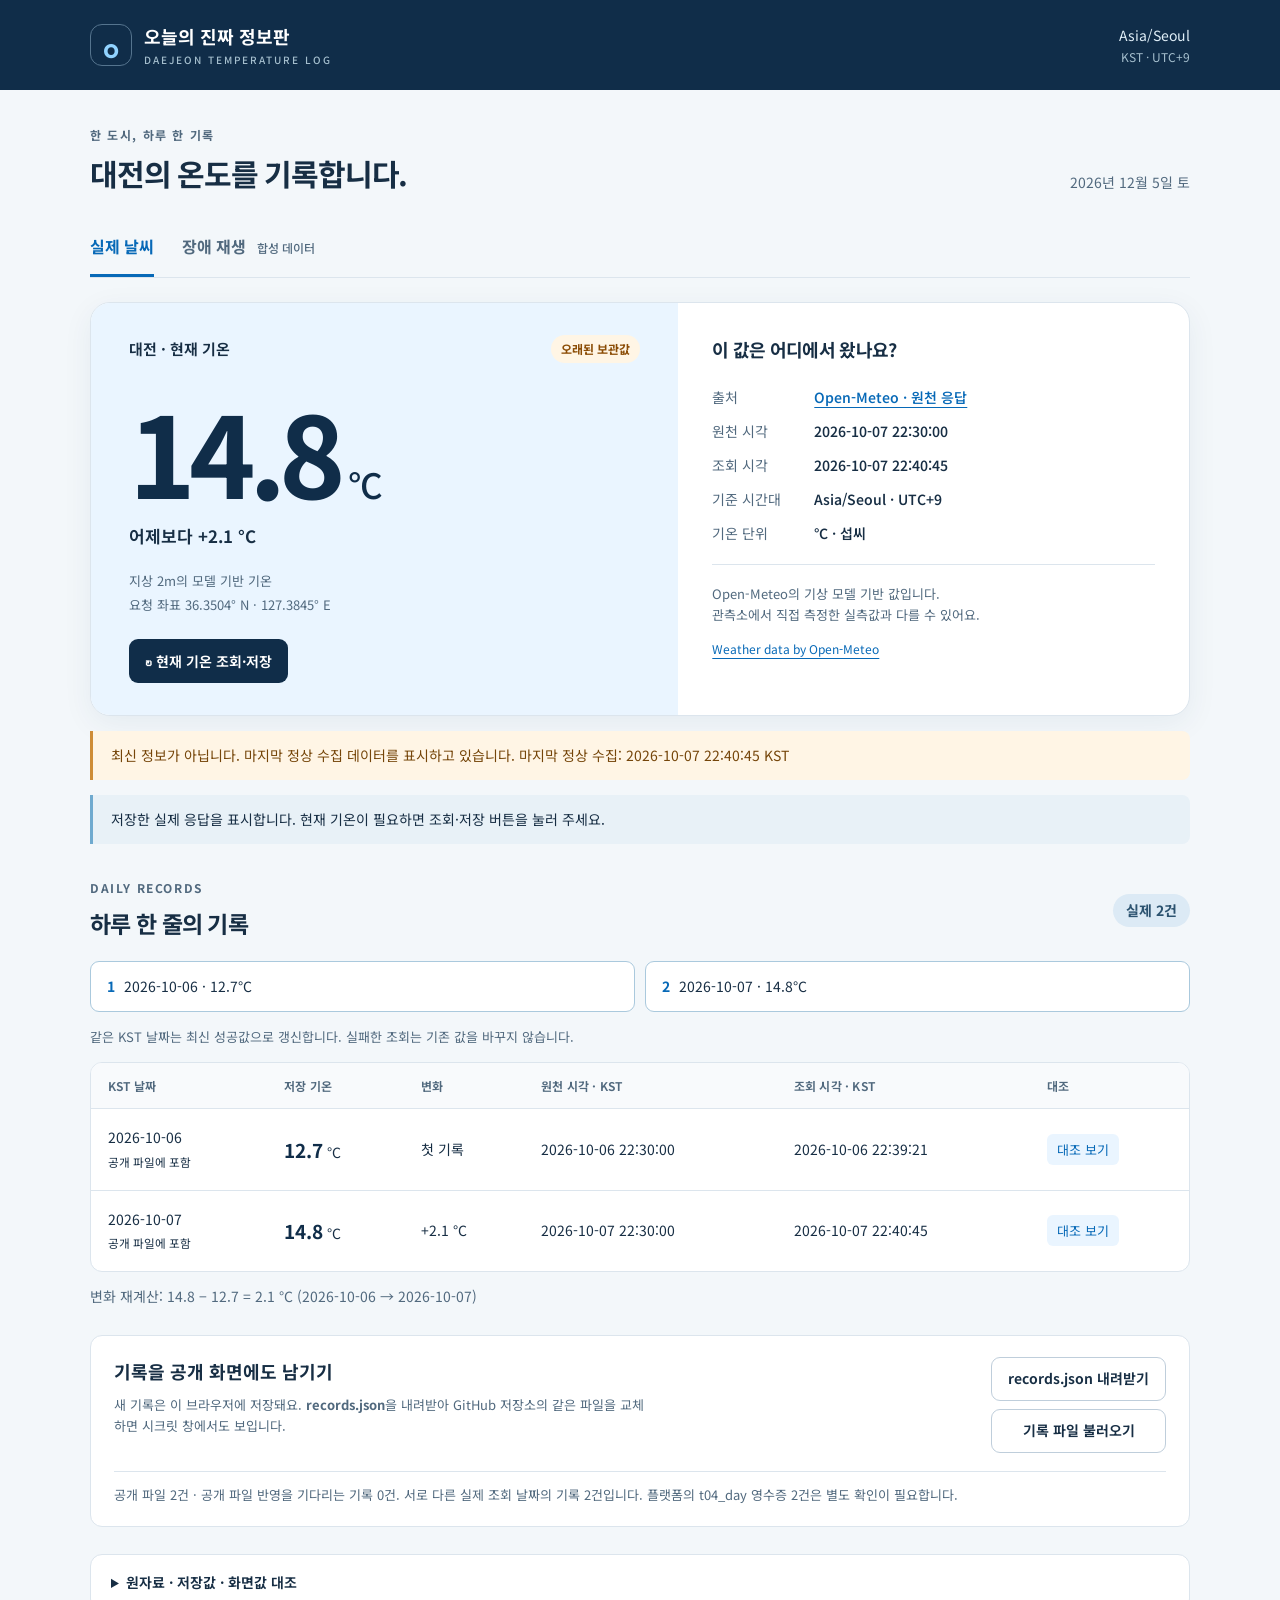
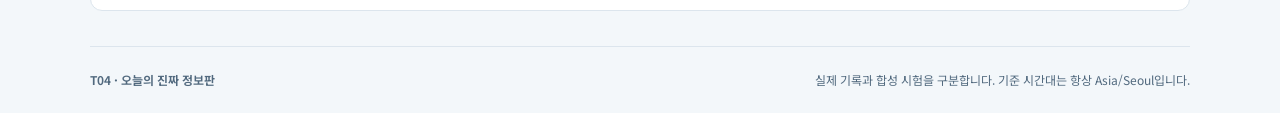
<file: index.html>
<!doctype html>
<html lang="ko">
<head>
<meta charset="UTF-8"><meta name="viewport" content="width=device-width, initial-scale=1">
<meta name="theme-color" content="#102d49"><meta name="description" content="대전 현재 기온을 매일 기록하고, 값이 오지 않을 때도 마지막 정상값을 지키는 날씨 정보판.">
<title>대전 온도 기록 | 오늘의 진짜 정보판</title>
<link rel="icon" href="favicon.svg" type="image/svg+xml"><link rel="stylesheet" href="fonts/noto-sans-kr.css"><link rel="stylesheet" href="style.css">
<script defer src="core.js"></script><script defer src="data.js"></script><script defer src="status-diagnostic.js"></script><script defer src="app.js"></script>
</head>
<body>
<a class="skip" href="#main">본문으로 이동</a>
<header class="header"><div class="header-inner"><a class="brand" href="./"><span class="brand-mark" aria-hidden="true">°</span><span>오늘의 진짜 정보판<small>DAEJEON TEMPERATURE LOG</small></span></a><span class="timezone">Asia/Seoul <span>KST · UTC+9</span></span></div></header>
<main id="main" class="shell">
<div class="page-title"><div><p class="eyebrow">한 도시, 하루 한 기록</p><h1>대전의 온도를 기록합니다.</h1></div><p id="today-label" class="today"></p></div>
<div class="tabs" role="tablist" aria-label="정보판 화면"><button id="tab-live" class="tab active" role="tab" aria-controls="live-panel" aria-selected="true">실제 날씨</button><button id="tab-replay" class="tab" role="tab" aria-controls="replay-panel" aria-selected="false" tabindex="-1">장애 재생 <span>합성 데이터</span></button></div>
<section id="live-panel" role="tabpanel" aria-labelledby="tab-live">
<div class="weather-card"><div class="temperature-side"><div class="card-kicker"><span>대전 · 현재 기온</span><span id="live-badge" class="badge">보관된 기록</span></div><div id="live-temperature" class="temperature">—<span>°C</span></div><p id="live-delta" class="delta">다른 날짜의 기록을 기다리고 있어요.</p><p class="definition">지상 2m의 모델 기반 기온<br>요청 좌표 36.3504° N · 127.3845° E</p><button id="fetch-live" class="primary"><span aria-hidden="true">↻</span> 현재 기온 조회·저장</button></div><div class="source-side"><h2>이 값은 어디에서 왔나요?</h2><dl id="live-meta"></dl><p class="source-note">Open-Meteo의 기상 모델 기반 값입니다.<br>관측소에서 직접 측정한 실측값과 다를 수 있어요.</p><a href="https://open-meteo.com/" target="_blank" rel="noopener noreferrer">Weather data by Open-Meteo</a></div></div>
<div id="live-diagnostic" class="notice" role="status" aria-live="polite"></div>
<div id="live-notice" class="notice" role="status" aria-live="polite"></div>
<div id="storage-notice" class="notice warning" role="status" hidden></div>
<section class="section"><div class="section-head"><div><p class="eyebrow">DAILY RECORDS</p><h2>하루 한 줄의 기록</h2></div><span id="record-count" class="count"></span></div><div id="progress" class="progress"></div><p class="hint">같은 KST 날짜는 최신 성공값으로 갱신합니다. 실패한 조회는 기존 값을 바꾸지 않습니다.</p><div class="table-wrap"><table><caption class="sr-only">실제 일별 기온 기록</caption><thead><tr><th scope="col">KST 날짜</th><th scope="col">저장 기온</th><th scope="col">변화</th><th scope="col">원천 시각 · KST</th><th scope="col">조회 시각 · KST</th><th scope="col">대조</th></tr></thead><tbody id="daily-rows"></tbody></table></div><p id="calculation" class="calculation"></p></section>
<section class="record-tools"><div><h3>기록을 공개 화면에도 남기기</h3><p>새 기록은 이 브라우저에 저장돼요. <strong>records.json</strong>을 내려받아 GitHub 저장소의 같은 파일을 교체하면 시크릿 창에서도 보입니다.</p></div><div class="tool-buttons"><button id="export-records" class="secondary">records.json 내려받기</button><label class="secondary upload-label" for="import-records">기록 파일 불러오기</label><input id="import-records" class="sr-only" type="file" accept=".json,application/json"></div><p id="publish-status" class="publish-status"></p></section>
<details class="evidence"><summary>원자료 · 저장값 · 화면값 대조</summary><div id="evidence-content"></div></details>
</section>
<section id="replay-panel" role="tabpanel" aria-labelledby="tab-replay" hidden>
<div class="replay-intro"><div><p class="eyebrow">FAILURE LAB</p><h2>데이터가 안 올 때도, 정직하게.</h2><p>공식 fixture의 합성 지표(<strong>pt</strong>)만 재생합니다. 실제 대전 기록과 별도로 저장됩니다.</p></div><button id="reset-replay" class="secondary">합성 상태 초기화</button></div>
<div class="fixture-controls"><div><span class="control-label">정상·날짜 전환</span><div class="button-row"><button data-fixture="normal-d1-a">D1-A · 100</button><button data-fixture="normal-d1-b">D1-B · 105</button><button data-fixture="normal-d2">D2 · 120</button></div></div><div><span class="control-label">5가지 실패 · 각 버튼은 D1-A → D1-B 후 실패를 재생</span><div class="button-row"><button data-failure="timeout">느린 응답</button><button data-failure="auth-401">401 거절</button><button data-failure="rate-429">429 호출 제한</button><button data-failure="offline">오프라인</button><button data-failure="schema-break">형식 변경</button></div></div></div>
<div class="replay-result" aria-live="polite"><div><p class="eyebrow">마지막 정상 합성값</p><div id="replay-temperature" class="replay-value">—</div><span id="replay-badge" class="badge">초기 상태</span></div><div><h3 id="replay-title">정상값부터 재생해 보세요.</h3><p id="replay-message">D1-A와 D1-B는 같은 날짜여서 기록 한 줄을 공유합니다.</p><button id="recover-replay" class="primary">다시 시도 · RECOVER-D2</button></div></div>
<div class="state-grid"><div><span>freshness</span><strong id="debug-freshness">—</strong></div><div><span>error_code</span><strong id="debug-error">—</strong></div><div><span>일별 행 수</span><strong id="debug-rows">0</strong></div><div><span>변화 절대값</span><strong id="debug-delta">—</strong></div></div>
<div class="table-wrap"><table><caption class="sr-only">합성 일별 기록</caption><thead><tr><th>합성 KST 날짜</th><th>값</th><th>고정 record ID</th><th>갱신 시각</th></tr></thead><tbody id="replay-rows"></tbody></table></div>
<details class="evidence"><summary>재생 순서와 상태 JSON</summary><ol id="replay-log"></ol><pre id="replay-json"></pre></details>
<div class="asset-check"><div><h3>공식 자산 무결성</h3><p>aleph-t04-real-information-board-public-contract-v2<br>SHA-256 · 원본 17개 파일</p></div><button id="verify-assets" class="secondary">파일 해시 확인</button><p id="asset-result" role="status">제작 시 17/17 일치. 공개 사이트에서 다시 확인할 수 있어요.</p></div>
</section>
<footer><p>T04 · 오늘의 진짜 정보판</p><p>실제 기록과 합성 시험을 구분합니다. 기준 시간대는 항상 Asia/Seoul입니다.</p></footer>
</main>
<dialog id="record-dialog"><div class="dialog-head"><h2>기록 원자료 대조</h2><button id="close-dialog" class="secondary">닫기</button></div><div id="record-detail"></div></dialog>
</body></html>
</file>
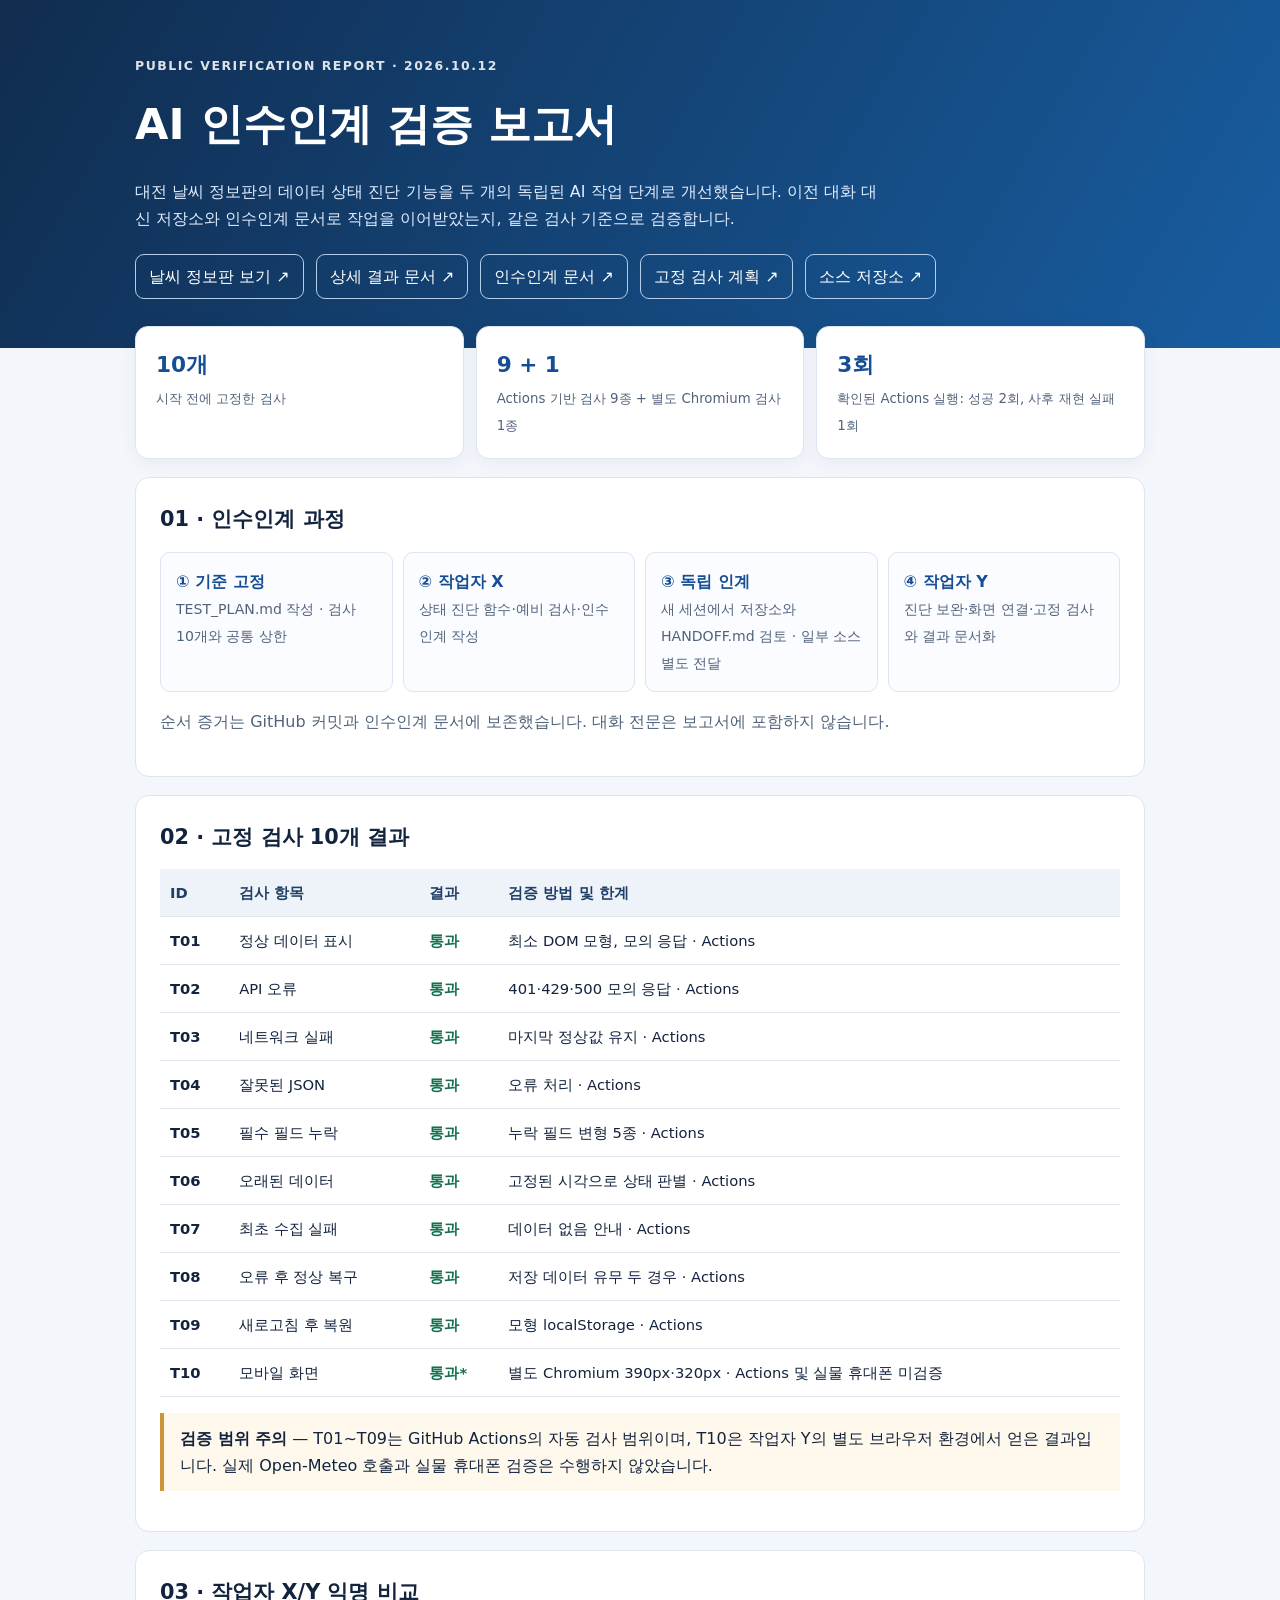
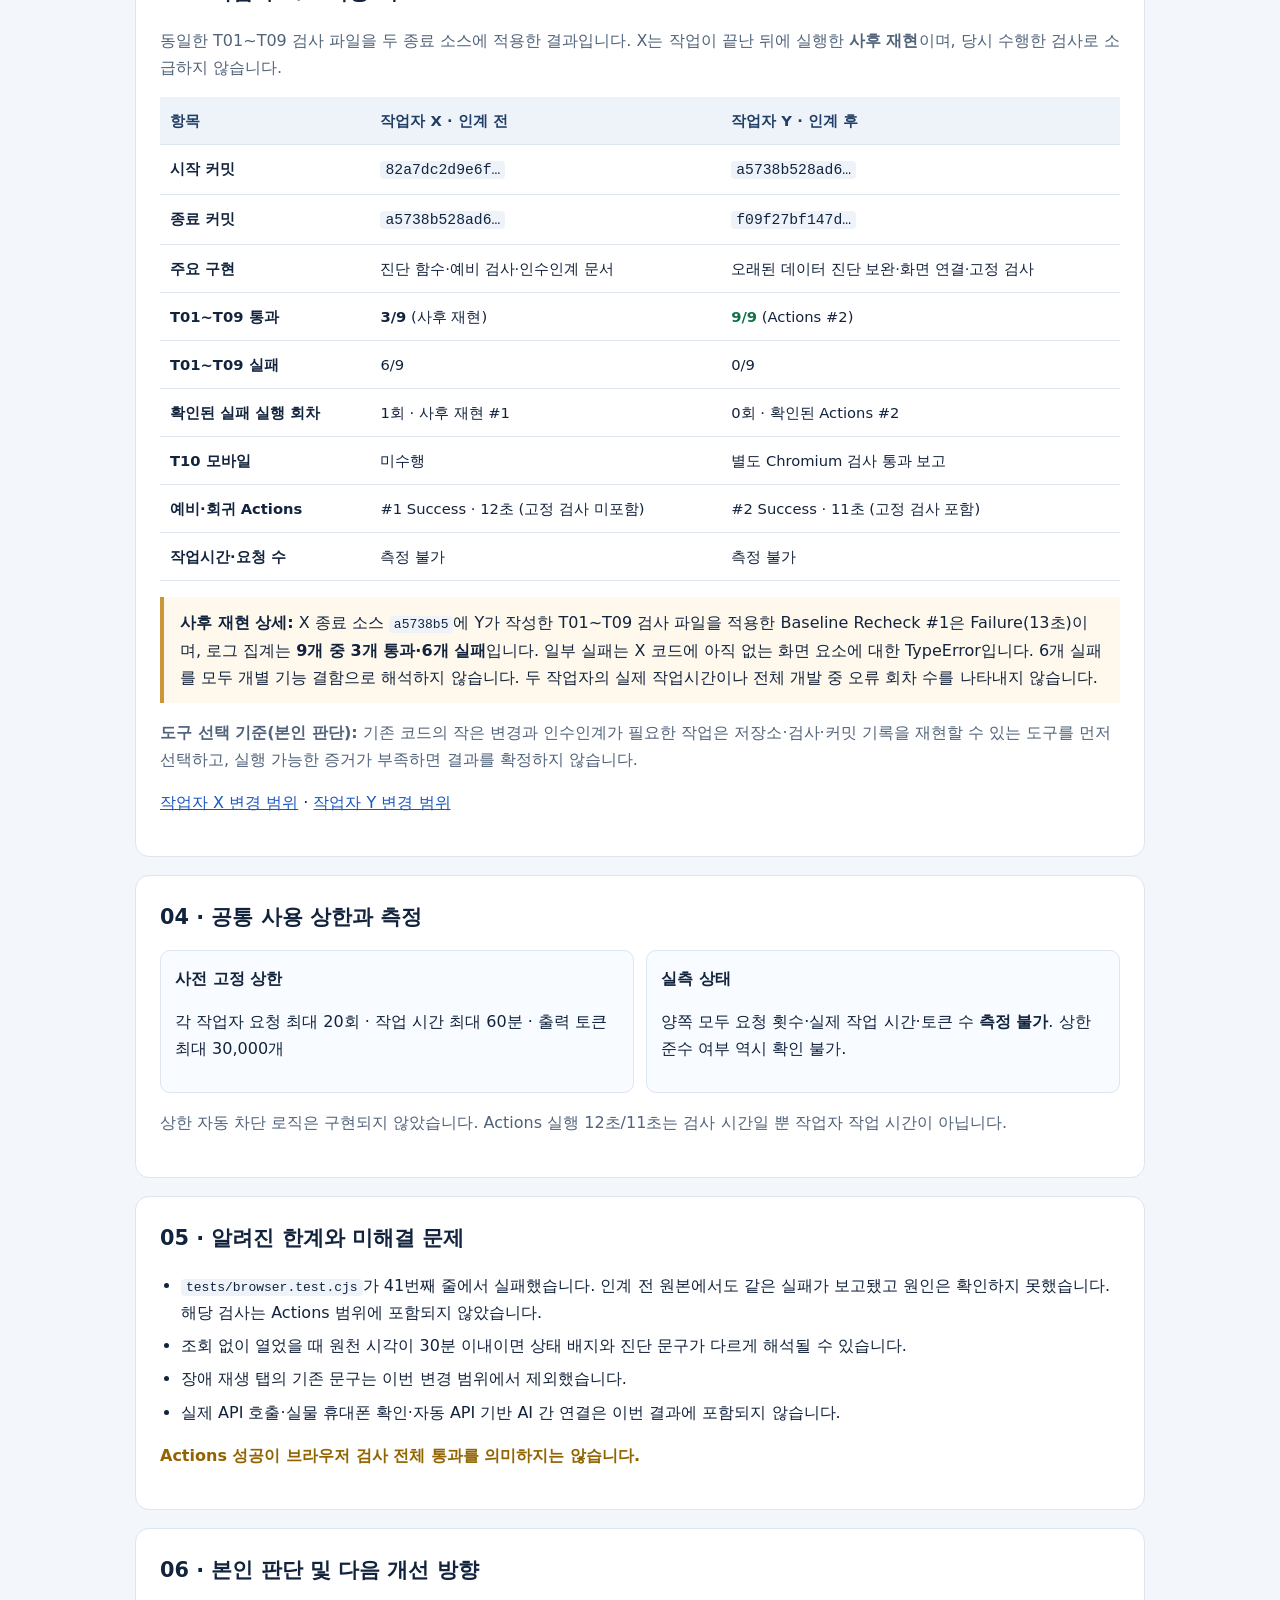
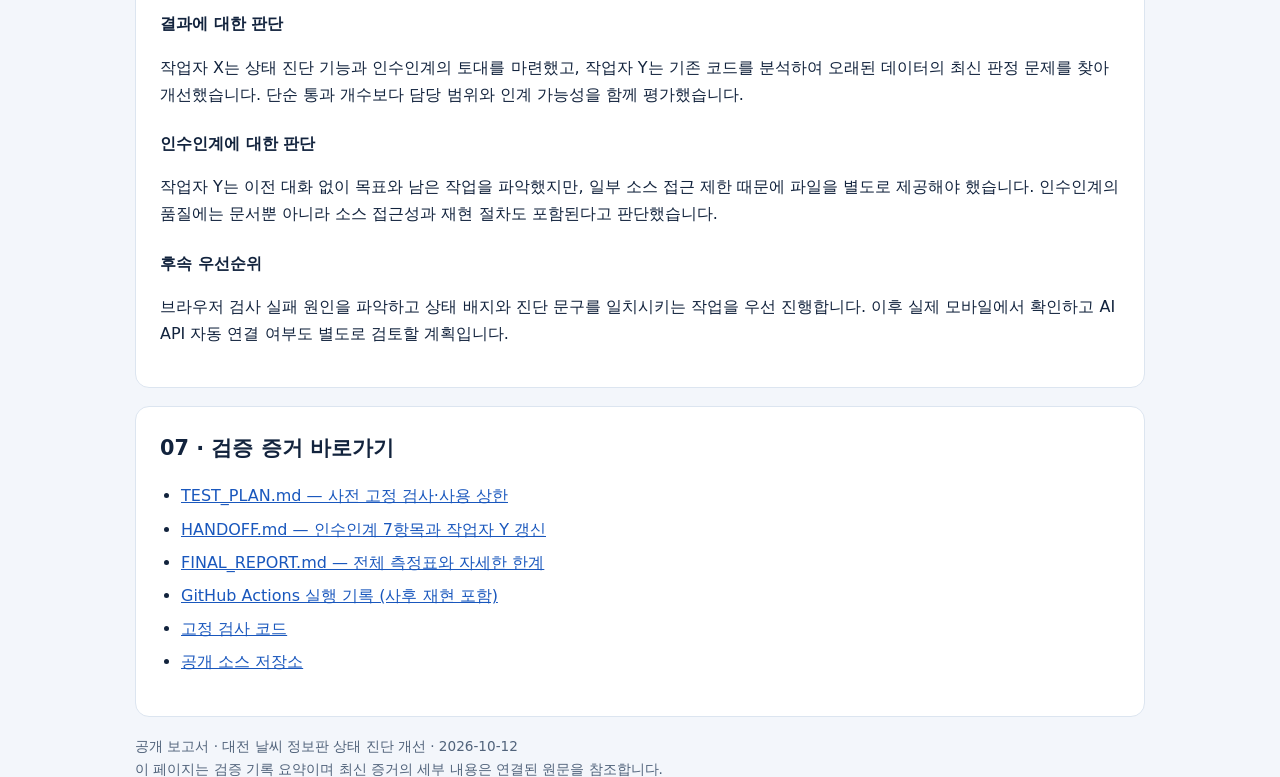
<file: report.html>
<!doctype html>
<html lang="ko">
<head>
<meta charset="utf-8"><meta name="viewport" content="width=device-width,initial-scale=1">
<meta name="description" content="대전 날씨 정보판 AI 인수인계 검증 공개 비교 보고서">
<title>AI 인수인계 검증 보고서 | 대전 날씨 정보판</title>
<style>
:root{color-scheme:light;--ink:#12233d;--muted:#51637b;--line:#dce5f0;--bg:#f3f6fb;--accent:#1957bd;--good:#11724a;--warn:#926400}*{box-sizing:border-box}body{margin:0;font-family:system-ui,-apple-system,'Noto Sans KR','Malgun Gothic',sans-serif;background:var(--bg);color:var(--ink);line-height:1.7}a{color:var(--accent);overflow-wrap:anywhere}a:focus-visible{outline:3px solid #ffab38;outline-offset:3px}.wrap{max-width:1050px;margin:auto;padding:0 20px}.hero{background:linear-gradient(120deg,#102c4f,#185da0);color:white;padding:55px 0 49px}.eyebrow{font-size:.78rem;letter-spacing:.12em;opacity:.86;font-weight:700}.hero h1{font-size:clamp(1.7rem,4.8vw,2.7rem);margin:12px 0}.hero p{max-width:750px;color:#e1ecff}.hero a{color:#fff}.links{display:flex;flex-wrap:wrap;gap:12px;margin-top:22px}.links a{padding:8px 13px;border:1px solid #b3cdeb;border-radius:9px;text-decoration:none}.summary{display:grid;grid-template-columns:repeat(3,minmax(0,1fr));gap:12px;margin-top:-22px;position:relative}.stat{background:white;padding:20px;border:1px solid var(--line);border-radius:13px;box-shadow:0 5px 20px #1a39600c}.stat strong{display:block;font-size:1.35rem;color:#164e95}.stat small{color:var(--muted)}main{padding-top:22px;padding-bottom:52px}section{background:white;border:1px solid var(--line);border-radius:14px;padding:24px;margin:18px 0}h2{font-size:1.3rem;margin:0 0 14px}h3{font-size:1rem;margin:22px 0 5px}.muted,.note{color:var(--muted)}.table-wrap{overflow-x:auto}table{width:100%;border-collapse:collapse;font-size:.92rem;min-width:630px}th,td{border-bottom:1px solid var(--line);padding:11px 10px;text-align:left;vertical-align:top}th{background:#eef3fa;color:#213f66}td:first-child{font-weight:650}.ok{color:var(--good);font-weight:700}.warning{color:var(--warn);font-weight:700}.timeline{display:grid;grid-template-columns:repeat(4,minmax(0,1fr));gap:10px}.step{border:1px solid var(--line);border-radius:10px;padding:15px;background:#fafcff}.step b{display:block;color:#164e95}.step span{font-size:.88rem;color:var(--muted)}ul{padding-left:21px}li+li{margin-top:6px}code{background:#eef3fa;padding:1px 5px;border-radius:4px;overflow-wrap:anywhere}.notice{border-left:4px solid #cc9537;padding:12px 16px;background:#fff9ed;margin:16px 0}.two{display:grid;grid-template-columns:1fr 1fr;gap:12px}.box{background:#f8fbff;border:1px solid var(--line);padding:14px;border-radius:10px}footer{padding:24px 0 40px;color:var(--muted);font-size:.85rem}.sr-only{position:absolute;width:1px;height:1px;padding:0;margin:-1px;overflow:hidden;clip:rect(0,0,0,0);white-space:nowrap;border:0}@media(max-width:690px){.summary,.timeline,.two{grid-template-columns:1fr}section{padding:18px}.hero{padding:36px 0}.summary{margin-top:12px}}
</style>
</head>
<body>
<a class="sr-only" href="#content">본문으로 바로가기</a>
<header class="hero"><div class="wrap"><div class="eyebrow">PUBLIC VERIFICATION REPORT · 2026.10.12</div><h1>AI 인수인계 검증 보고서</h1><p>대전 날씨 정보판의 데이터 상태 진단 기능을 두 개의 독립된 AI 작업 단계로 개선했습니다. 이전 대화 대신 저장소와 인수인계 문서로 작업을 이어받았는지, 같은 검사 기준으로 검증합니다.</p><div class="links"><a href="./">날씨 정보판 보기 ↗</a><a href="FINAL_REPORT.md">상세 결과 문서 ↗</a><a href="HANDOFF.md">인수인계 문서 ↗</a><a href="TEST_PLAN.md">고정 검사 계획 ↗</a><a href="https://github.com/LimByungKwan/Daejeon-weather-Advanced">소스 저장소 ↗</a></div></div></header>
<div class="wrap"><div class="summary"><div class="stat"><strong>10개</strong><small>시작 전에 고정한 검사</small></div><div class="stat"><strong>9 + 1</strong><small>Actions 기반 검사 9종 + 별도 Chromium 검사 1종</small></div><div class="stat"><strong>3회</strong><small>확인된 Actions 실행: 성공 2회, 사후 재현 실패 1회</small></div></div></div>
<main class="wrap" id="content">
<section><h2>01 · 인수인계 과정</h2><div class="timeline"><div class="step"><b>① 기준 고정</b><span>TEST_PLAN.md 작성 · 검사 10개와 공통 상한</span></div><div class="step"><b>② 작업자 X</b><span>상태 진단 함수·예비 검사·인수인계 작성</span></div><div class="step"><b>③ 독립 인계</b><span>새 세션에서 저장소와 HANDOFF.md 검토 · 일부 소스 별도 전달</span></div><div class="step"><b>④ 작업자 Y</b><span>진단 보완·화면 연결·고정 검사와 결과 문서화</span></div></div><p class="note">순서 증거는 GitHub 커밋과 인수인계 문서에 보존했습니다. 대화 전문은 보고서에 포함하지 않습니다.</p></section>
<section><h2>02 · 고정 검사 10개 결과</h2><div class="table-wrap"><table><thead><tr><th>ID</th><th>검사 항목</th><th>결과</th><th>검증 방법 및 한계</th></tr></thead><tbody>
<tr><td>T01</td><td>정상 데이터 표시</td><td class="ok">통과</td><td>최소 DOM 모형, 모의 응답 · Actions</td></tr>
<tr><td>T02</td><td>API 오류</td><td class="ok">통과</td><td>401·429·500 모의 응답 · Actions</td></tr>
<tr><td>T03</td><td>네트워크 실패</td><td class="ok">통과</td><td>마지막 정상값 유지 · Actions</td></tr>
<tr><td>T04</td><td>잘못된 JSON</td><td class="ok">통과</td><td>오류 처리 · Actions</td></tr>
<tr><td>T05</td><td>필수 필드 누락</td><td class="ok">통과</td><td>누락 필드 변형 5종 · Actions</td></tr>
<tr><td>T06</td><td>오래된 데이터</td><td class="ok">통과</td><td>고정된 시각으로 상태 판별 · Actions</td></tr>
<tr><td>T07</td><td>최초 수집 실패</td><td class="ok">통과</td><td>데이터 없음 안내 · Actions</td></tr>
<tr><td>T08</td><td>오류 후 정상 복구</td><td class="ok">통과</td><td>저장 데이터 유무 두 경우 · Actions</td></tr>
<tr><td>T09</td><td>새로고침 후 복원</td><td class="ok">통과</td><td>모형 localStorage · Actions</td></tr>
<tr><td>T10</td><td>모바일 화면</td><td class="ok">통과*</td><td>별도 Chromium 390px·320px · Actions 및 실물 휴대폰 미검증</td></tr>
</tbody></table></div><div class="notice"><strong>검증 범위 주의</strong> — T01~T09는 GitHub Actions의 자동 검사 범위이며, T10은 작업자 Y의 별도 브라우저 환경에서 얻은 결과입니다. 실제 Open-Meteo 호출과 실물 휴대폰 검증은 수행하지 않았습니다.</div></section>
<section><h2>03 · 작업자 X/Y 익명 비교</h2>
<p class="note">동일한 T01~T09 검사 파일을 두 종료 소스에 적용한 결과입니다. X는 작업이 끝난 뒤에 실행한 <strong>사후 재현</strong>이며, 당시 수행한 검사로 소급하지 않습니다.</p>
<div class="table-wrap"><table><thead><tr><th>항목</th><th>작업자 X · 인계 전</th><th>작업자 Y · 인계 후</th></tr></thead><tbody>
<tr><td>시작 커밋</td><td><code>82a7dc2d9e6f…</code></td><td><code>a5738b528ad6…</code></td></tr>
<tr><td>종료 커밋</td><td><code>a5738b528ad6…</code></td><td><code>f09f27bf147d…</code></td></tr>
<tr><td>주요 구현</td><td>진단 함수·예비 검사·인수인계 문서</td><td>오래된 데이터 진단 보완·화면 연결·고정 검사</td></tr>
<tr><td>T01~T09 통과</td><td><strong>3/9</strong> (사후 재현)</td><td><strong class="ok">9/9</strong> (Actions #2)</td></tr>
<tr><td>T01~T09 실패</td><td>6/9</td><td>0/9</td></tr>
<tr><td>확인된 실패 실행 회차</td><td>1회 · 사후 재현 #1</td><td>0회 · 확인된 Actions #2</td></tr>
<tr><td>T10 모바일</td><td>미수행</td><td>별도 Chromium 검사 통과 보고</td></tr>
<tr><td>예비·회귀 Actions</td><td>#1 Success · 12초 (고정 검사 미포함)</td><td>#2 Success · 11초 (고정 검사 포함)</td></tr>
<tr><td>작업시간·요청 수</td><td>측정 불가</td><td>측정 불가</td></tr>
</tbody></table></div>
<div class="notice"><strong>사후 재현 상세:</strong> X 종료 소스 <code>a5738b5</code>에 Y가 작성한 T01~T09 검사 파일을 적용한 Baseline Recheck #1은 Failure(13초)이며, 로그 집계는 <strong>9개 중 3개 통과·6개 실패</strong>입니다. 일부 실패는 X 코드에 아직 없는 화면 요소에 대한 TypeError입니다. 6개 실패를 모두 개별 기능 결함으로 해석하지 않습니다. 두 작업자의 실제 작업시간이나 전체 개발 중 오류 회차 수를 나타내지 않습니다.</div>
<p class="note"><strong>도구 선택 기준(본인 판단):</strong> 기존 코드의 작은 변경과 인수인계가 필요한 작업은 저장소·검사·커밋 기록을 재현할 수 있는 도구를 먼저 선택하고, 실행 가능한 증거가 부족하면 결과를 확정하지 않습니다.</p>
<p><a href="https://github.com/LimByungKwan/Daejeon-weather-Advanced/compare/82a7dc2d9e6fb62ba71f26d6779eb5baa512c3c2...a5738b528ad62734c29cf0f90260254d4103f79a">작업자 X 변경 범위</a> · <a href="https://github.com/LimByungKwan/Daejeon-weather-Advanced/compare/a5738b528ad62734c29cf0f90260254d4103f79a...f09f27bf147d9472d0c32e2216699b0f22517018">작업자 Y 변경 범위</a></p>
</section>
<section><h2>04 · 공통 사용 상한과 측정</h2><div class="two"><div class="box"><b>사전 고정 상한</b><p>각 작업자 요청 최대 20회 · 작업 시간 최대 60분 · 출력 토큰 최대 30,000개</p></div><div class="box"><b>실측 상태</b><p>양쪽 모두 요청 횟수·실제 작업 시간·토큰 수 <strong>측정 불가</strong>. 상한 준수 여부 역시 확인 불가.</p></div></div><p class="note">상한 자동 차단 로직은 구현되지 않았습니다. Actions 실행 12초/11초는 검사 시간일 뿐 작업자 작업 시간이 아닙니다.</p></section>
<section><h2>05 · 알려진 한계와 미해결 문제</h2><ul><li><code>tests/browser.test.cjs</code>가 41번째 줄에서 실패했습니다. 인계 전 원본에서도 같은 실패가 보고됐고 원인은 확인하지 못했습니다. 해당 검사는 Actions 범위에 포함되지 않았습니다.</li><li>조회 없이 열었을 때 원천 시각이 30분 이내이면 상태 배지와 진단 문구가 다르게 해석될 수 있습니다.</li><li>장애 재생 탭의 기존 문구는 이번 변경 범위에서 제외했습니다.</li><li>실제 API 호출·실물 휴대폰 확인·자동 API 기반 AI 간 연결은 이번 결과에 포함되지 않습니다.</li></ul><p class="warning">Actions 성공이 브라우저 검사 전체 통과를 의미하지는 않습니다.</p></section>
<section><h2>06 · 본인 판단 및 다음 개선 방향</h2><h3>결과에 대한 판단</h3><p>작업자 X는 상태 진단 기능과 인수인계의 토대를 마련했고, 작업자 Y는 기존 코드를 분석하여 오래된 데이터의 최신 판정 문제를 찾아 개선했습니다. 단순 통과 개수보다 담당 범위와 인계 가능성을 함께 평가했습니다.</p><h3>인수인계에 대한 판단</h3><p>작업자 Y는 이전 대화 없이 목표와 남은 작업을 파악했지만, 일부 소스 접근 제한 때문에 파일을 별도로 제공해야 했습니다. 인수인계의 품질에는 문서뿐 아니라 소스 접근성과 재현 절차도 포함된다고 판단했습니다.</p><h3>후속 우선순위</h3><p>브라우저 검사 실패 원인을 파악하고 상태 배지와 진단 문구를 일치시키는 작업을 우선 진행합니다. 이후 실제 모바일에서 확인하고 AI API 자동 연결 여부도 별도로 검토할 계획입니다.</p></section>
<section><h2>07 · 검증 증거 바로가기</h2><ul><li><a href="TEST_PLAN.md">TEST_PLAN.md — 사전 고정 검사·사용 상한</a></li><li><a href="HANDOFF.md">HANDOFF.md — 인수인계 7항목과 작업자 Y 갱신</a></li><li><a href="FINAL_REPORT.md">FINAL_REPORT.md — 전체 측정표와 자세한 한계</a></li><li><a href="https://github.com/LimByungKwan/Daejeon-weather-Advanced/actions">GitHub Actions 실행 기록 (사후 재현 포함)</a></li><li><a href="https://github.com/LimByungKwan/Daejeon-weather-Advanced/blob/main/tests/fixed-checks.test.cjs">고정 검사 코드</a></li><li><a href="https://github.com/LimByungKwan/Daejeon-weather-Advanced">공개 소스 저장소</a></li></ul></section>
</main><footer class="wrap">공개 보고서 · 대전 날씨 정보판 상태 진단 개선 · 2026-10-12<br>이 페이지는 검증 기록 요약이며 최신 증거의 세부 내용은 연결된 원문을 참조합니다.</footer>
</body></html>
</file>
<file: fonts/noto-sans-kr.css>
@font-face {
  font-family: 'Noto Sans KR Variable';
  font-style: normal;
  font-display: swap;
  font-weight: 100 900;
  src: url(./noto-sans-kr-106-wght-normal.woff2) format('woff2-variations');
  unicode-range: U+2039-203a,U+223c,U+25b3,U+25b7,U+25bd,U+25cf,U+266a,U+3002,U+300b,U+304b,U+3057,U+305f,U+306a-306b,U+307e,U+308a-308b,U+3093,U+30a2,U+30af,U+30b9,U+30c3,U+30c8,U+30e9-30eb,U+33a1,U+4e00,U+524d,U+5357,U+5b50,U+7121,U+884c,U+9751,U+ac94,U+aebe,U+aecd,U+af08,U+af41,U+af49,U+b010,U+b053,U+b109,U+b11b,U+b128,U+b154,U+b291,U+b2e6,U+b301,U+b385,U+b525,U+b5b4,U+b729,U+b72f,U+b738,U+b7ff,U+b837,U+b975,U+ba67,U+bb47,U+bc1f,U+bd90,U+bfd4,U+c27c,U+c324,U+c379,U+c3e0,U+c465,U+c53b,U+c58c,U+c610,U+c653,U+c6cd,U+c813,U+c82f,U+c999,U+c9e0,U+cac4,U+cad3,U+cbd4,U+cc10,U+cc22,U+ccb8,U+ccbc,U+cda5,U+ce84,U+cea3,U+cf67,U+cfe1,U+d241,U+d30d,U+d31c,U+d391,U+d401,U+d479,U+d5c9,U+d5db,U+d649,U+d6d4;
}

@font-face {
  font-family: 'Noto Sans KR Variable';
  font-style: normal;
  font-display: swap;
  font-weight: 100 900;
  src: url(./noto-sans-kr-107-wght-normal.woff2) format('woff2-variations');
  unicode-range: U+b0,U+e9,U+2193,U+2462,U+260e,U+261e,U+300e-300f,U+3044,U+30a4,U+30fb-30fc,U+314d,U+5973,U+6545,U+6708,U+7537,U+ac89,U+ac9c,U+acc1,U+ad04,U+ad75,U+ad7d,U+ae45,U+ae61,U+af42,U+b0ab,U+b0af,U+b0b3,U+b12c,U+b194,U+b1a8,U+b220,U+b258,U+b284,U+b2ff,U+b315,U+b371,U+b3d4-b3d5,U+b460,U+b527,U+b534,U+b810,U+b818,U+b98e,U+ba55,U+bbac,U+bc0b,U+bc40,U+bca1,U+bccd,U+bd93,U+be54,U+be5a,U+bf08,U+bf50,U+bf55,U+bfdc,U+c0c0,U+c0d0,U+c0f4,U+c100,U+c11e,U+c170,U+c20d,U+c274,U+c290,U+c308,U+c369,U+c539,U+c587,U+c5ff,U+c6ec,U+c70c,U+c7ad,U+c7c8,U+c83c,U+c881,U+cb48,U+cc60,U+ce69,U+ce6b,U+ce75,U+cf04,U+cf08,U+cf55,U+cf70,U+cffc,U+d0b7,U+d1a8,U+d2c8,U+d384,U+d47c,U+d48b,U+d5dd,U+d5e8,U+d720,U+d759,U+f981;
}

@font-face {
  font-family: 'Noto Sans KR Variable';
  font-style: normal;
  font-display: swap;
  font-weight: 100 900;
  src: url(./noto-sans-kr-109-wght-normal.woff2) format('woff2-variations');
  unicode-range: U+24,U+60,U+3b9,U+3bb,U+3bd,U+2191,U+2606,U+300c-300d,U+3131,U+3134,U+3139,U+3141-3142,U+3148,U+3161,U+3163,U+321c,U+4eba,U+5317,U+ac31,U+ac77,U+ac9f,U+acb9,U+acf0-acf1,U+acfd,U+ad73,U+af3d,U+b00c,U+b04a,U+b057,U+b0c4,U+b188,U+b1cc,U+b214,U+b2db,U+b2ee,U+b304,U+b4ed,U+b518,U+b5bc,U+b625,U+b69c-b69d,U+b7ac,U+b801,U+b86c,U+b959,U+b95c,U+b985,U+ba48,U+bb58,U+bc0c,U+bc38,U+bc85,U+bc9a,U+bf40,U+c068,U+c0bd,U+c0cc,U+c12f,U+c149,U+c1e0,U+c22b,U+c22d,U+c250,U+c2fc,U+c300,U+c313,U+c370,U+c3d8,U+c557,U+c580,U+c5e3,U+c62e,U+c634,U+c6f0,U+c74d,U+c783,U+c78e,U+c796,U+c7bc,U+c92c,U+ca4c,U+cc1c,U+cc54,U+cc59,U+ce04,U+cf30,U+cfc4,U+d140,U+d321,U+d38c,U+d399,U+d54f,U+d587,U+d5d0,U+d6e8,U+d770;
}

@font-face {
  font-family: 'Noto Sans KR Variable';
  font-style: normal;
  font-display: swap;
  font-weight: 100 900;
  src: url(./noto-sans-kr-110-wght-normal.woff2) format('woff2-variations');
  unicode-range: U+d7,U+ea,U+fc,U+2192,U+25bc,U+3000,U+3137,U+3145,U+315c,U+7f8e,U+ac13,U+ac71,U+ac90,U+acb8,U+ace7,U+ad7f,U+ae50,U+aef4,U+af34,U+afbc,U+b048,U+b09a,U+b0ad,U+b0bc,U+b113,U+b125,U+b141,U+b20c,U+b2d9,U+b2ed,U+b367,U+b369,U+b374,U+b3cb,U+b4ec,U+b611,U+b760,U+b81b,U+b834,U+b8b0,U+b8e1,U+b989,U+b9d1,U+b9e1,U+b9fa,U+ba4d,U+ba78,U+bb35,U+bb54,U+bbf9,U+bc11,U+bcb3,U+bd05,U+bd95,U+bdd4,U+be10,U+bed0,U+bf51,U+c0d8,U+c232,U+c2b7,U+c2eb,U+c378,U+c500,U+c52c,U+c549,U+c568,U+c598,U+c5c9,U+c61b,U+c639,U+c67c,U+c717,U+c78a,U+c80a,U+c90c-c90d,U+c950,U+c9e7,U+cbe4,U+cca9,U+cce4,U+cdb0,U+ce78,U+ce94,U+ce98,U+cf8c,U+d018,U+d034,U+d0f1,U+d1b1,U+d280,U+d2f8,U+d338,U+d380,U+d3b4,U+d610,U+d69f,U+d6fc,U+d758;
}

@font-face {
  font-family: 'Noto Sans KR Variable';
  font-style: normal;
  font-display: swap;
  font-weight: 100 900;
  src: url(./noto-sans-kr-111-wght-normal.woff2) format('woff2-variations');
  unicode-range: U+e7,U+2022,U+203b,U+25c0,U+2605,U+2661,U+3147,U+318d,U+672c,U+8a9e,U+acaa,U+acbc,U+ad1c,U+ae4a,U+ae5c,U+b044,U+b054,U+b0c8-b0c9,U+b2a6,U+b2d0,U+b35c,U+b364,U+b428,U+b454,U+b465,U+b4b7,U+b4e3,U+b51c,U+b5a1,U+b784,U+b790,U+b7ab,U+b7f4,U+b82c,U+b835,U+b8e9,U+b8f8,U+b9d8,U+b9f9,U+ba5c,U+ba64,U+babd,U+bb18,U+bb3b,U+bbff,U+bc0d,U+bc45,U+bc97,U+bcbc,U+be45,U+be75,U+be7c,U+bfcc,U+c0b6,U+c0f7,U+c14b,U+c2b4,U+c30d,U+c4f8,U+c5bb,U+c5d1,U+c5e0,U+c5ee,U+c5fd,U+c606,U+c6c5,U+c6e0,U+c708,U+c81d,U+c820,U+c824,U+c878,U+c918,U+c96c,U+c9e4,U+c9f1,U+cc2e,U+cd09,U+cea1,U+cef5,U+cef7,U+cf64,U+cf69,U+cfe8,U+d035,U+d0ac,U+d230,U+d234,U+d2f4,U+d31d,U+d575,U+d578,U+d608,U+d614,U+d718,U+d751,U+d761,U+d78c,U+d790;
}

@font-face {
  font-family: 'Noto Sans KR Variable';
  font-style: normal;
  font-display: swap;
  font-weight: 100 900;
  src: url(./noto-sans-kr-112-wght-normal.woff2) format('woff2-variations');
  unicode-range: U+2665,U+3160,U+4e2d,U+6587,U+65e5,U+ac12,U+ac14,U+ac16,U+ac81,U+ad34,U+ade0,U+ae54,U+aebc,U+af2c,U+afc0,U+afc8,U+b04c,U+b08c,U+b099,U+b0a9,U+b0ac,U+b0ae,U+b0b8,U+b123,U+b179,U+b2e5,U+b2f7,U+b4c0,U+b531,U+b538,U+b545,U+b550,U+b5a8,U+b6f0,U+b728,U+b73b,U+b7ad,U+b7ed,U+b809,U+b864,U+b86d,U+b871,U+b9bf,U+b9f5,U+ba40,U+ba4b,U+ba58,U+ba87,U+baac,U+bbc0,U+bc16,U+bc34,U+bd07,U+bd99,U+be59,U+bfd0,U+c058,U+c0e4,U+c0f5,U+c12d,U+c139,U+c228,U+c529,U+c5c7,U+c635,U+c637,U+c735,U+c77d,U+c787,U+c789,U+c8c4,U+c989,U+c98c,U+c9d0,U+c9d3,U+cc0c,U+cc99,U+cd0c,U+cd2c,U+cd98,U+cda4,U+ce59,U+ce60,U+ce6d,U+cea0,U+d0d0-d0d1,U+d0d5,U+d14d,U+d1a4,U+d29c,U+d2f1,U+d301,U+d39c,U+d3bc,U+d4e8,U+d540,U+d5ec,U+d640,U+d750;
}

@font-face {
  font-family: 'Noto Sans KR Variable';
  font-style: normal;
  font-display: swap;
  font-weight: 100 900;
  src: url(./noto-sans-kr-113-wght-normal.woff2) format('woff2-variations');
  unicode-range: U+5e,U+25b2,U+25b6,U+314e,U+ac24,U+ace1,U+ace4,U+ae68,U+af2d,U+b0d0,U+b0e5,U+b150,U+b155,U+b193,U+b2c9,U+b2dd,U+b3c8,U+b3fc,U+b410,U+b458,U+b4dd,U+b5a0,U+b5a4,U+b5bb,U+b7b5,U+b838,U+b840,U+b86f,U+b8f9,U+b960,U+b9e5,U+bab8,U+bb50,U+bc1d,U+bc24-bc25,U+bca8,U+bcbd,U+bd04,U+bd10,U+bd24,U+be48,U+be5b,U+be68,U+c05c,U+c12c,U+c140,U+c15c,U+c168,U+c194,U+c219,U+c27d,U+c2a8,U+c2f1,U+c2f8,U+c368,U+c554-c555,U+c559,U+c564,U+c5d8,U+c5fc,U+c625,U+c65c,U+c6b1,U+c728,U+c794,U+c84c,U+c88c,U+c8e0,U+c8fd,U+c998,U+c9dd,U+cc0d,U+cc30,U+ceec,U+cf13,U+cf1c,U+cf5c,U+d050,U+d07c,U+d0a8,U+d134,U+d138,U+d154,U+d1f4,U+d2bc,U+d329,U+d32c,U+d3d0,U+d3f4,U+d3fc,U+d56b,U+d5cc,U+d600-d601,U+d639,U+d6c8,U+d754,U+d765;
}

@font-face {
  font-family: 'Noto Sans KR Variable';
  font-style: normal;
  font-display: swap;
  font-weight: 100 900;
  src: url(./noto-sans-kr-114-wght-normal.woff2) format('woff2-variations');
  unicode-range: U+3c-3d,U+2026,U+24d2,U+314b,U+ac11,U+acf3,U+ad74,U+ad81,U+adf9,U+ae34,U+af43,U+afb8,U+b05d,U+b07c,U+b110,U+b118,U+b17c,U+b180,U+b18d,U+b192,U+b2cc,U+b355,U+b378,U+b4a4,U+b4ef,U+b78d,U+b799,U+b7a9,U+b7fd,U+b807,U+b80c,U+b839,U+b9b4,U+b9db,U+ba3c,U+bab0,U+bba4,U+bc94,U+be4c,U+c154,U+c1c4,U+c26c,U+c2ac,U+c2ed,U+c4f4,U+c55e,U+c561,U+c571,U+c5b5,U+c5c4,U+c654-c655,U+c695,U+c6e8,U+c6f9,U+c724,U+c751,U+c775,U+c7a0,U+c7c1,U+c874,U+c880,U+c9d5,U+c9f8,U+cabd,U+cc29,U+cc2c,U+cca8,U+ccab,U+ccd0,U+ce21,U+ce35,U+ce7c,U+ce90,U+cee8,U+cef4,U+cfe0,U+d070,U+d0b9,U+d0c1,U+d0c4,U+d0c8,U+d15c,U+d1a1,U+d2c0,U+d300,U+d314,U+d3ed,U+d478,U+d480,U+d48d,U+d508,U+d53d,U+d5e4,U+d611,U+d61c,U+d68d,U+d6a8,U+d798;
}

@font-face {
  font-family: 'Noto Sans KR Variable';
  font-style: normal;
  font-display: swap;
  font-weight: 100 900;
  src: url(./noto-sans-kr-115-wght-normal.woff2) format('woff2-variations');
  unicode-range: U+23,U+25,U+5f,U+a9,U+ac08,U+ac78,U+aca8,U+acac,U+ace8,U+ad70,U+adc0,U+addc,U+b137,U+b140,U+b208,U+b290,U+b2f5,U+b3c5,U+b3cc,U+b420,U+b429,U+b529,U+b530,U+b77d,U+b79c,U+b7a8,U+b7c9,U+b7f0,U+b7fc,U+b828,U+b860,U+b9ad,U+b9c1,U+b9c9,U+b9dd-b9de,U+b9e8,U+ba38-ba39,U+babb,U+bc00,U+bc8c,U+bca0,U+bca4,U+bcd1,U+bcfc,U+bd09,U+bdf0,U+be60,U+c0ad,U+c0b4,U+c0bc,U+c190,U+c1fc,U+c220,U+c288,U+c2b9,U+c2f6,U+c528,U+c545,U+c558,U+c5bc,U+c5d4,U+c600,U+c644,U+c6c0,U+c6c3,U+c721,U+c798,U+c7a1,U+c811,U+c838,U+c871,U+c904,U+c990,U+c9dc,U+cc38,U+cc44,U+cca0,U+cd1d,U+cd95,U+cda9,U+ce5c,U+cf00,U+cf58,U+d150,U+d22c,U+d305,U+d328,U+d37c,U+d3f0,U+d551,U+d5a5,U+d5c8,U+d5d8,U+d63c,U+d64d,U+d669,U+d734,U+d76c;
}

@font-face {
  font-family: 'Noto Sans KR Variable';
  font-style: normal;
  font-display: swap;
  font-weight: 100 900;
  src: url(./noto-sans-kr-116-wght-normal.woff2) format('woff2-variations');
  unicode-range: U+26,U+2b,U+3e,U+40,U+7e,U+ac01,U+ac19,U+ac1d,U+aca0,U+aca9,U+acb0,U+ad8c,U+ae09,U+ae38,U+ae40,U+aed8,U+b09c,U+b0a0,U+b108,U+b204,U+b298,U+b2d8,U+b2eb-b2ec,U+b2f4,U+b313,U+b358,U+b450,U+b4e0,U+b54c,U+b610,U+b780,U+b78c,U+b791,U+b8e8,U+b958,U+b974,U+b984,U+b9b0,U+b9bc-b9bd,U+b9ce,U+ba70,U+bbfc,U+bc0f,U+bc15,U+bc1b,U+bc31,U+bc95,U+bcc0,U+bcc4,U+bd81,U+bd88,U+c0c8,U+c11d,U+c13c,U+c158,U+c18d,U+c1a1,U+c21c,U+c4f0,U+c54a,U+c560,U+c5b8,U+c5c8,U+c5f4,U+c628,U+c62c,U+c678,U+c6cc,U+c808,U+c810,U+c885,U+c88b,U+c900,U+c988,U+c99d,U+c9c8,U+cc3d-cc3e,U+cc45,U+cd08,U+ce20,U+cee4,U+d074,U+d0a4,U+d0dd,U+d2b9,U+d3b8,U+d3c9,U+d488,U+d544,U+d559,U+d56d,U+d588,U+d615,U+d648,U+d655,U+d658,U+d65c;
}

@font-face {
  font-family: 'Noto Sans KR Variable';
  font-style: normal;
  font-display: swap;
  font-weight: 100 900;
  src: url(./noto-sans-kr-117-wght-normal.woff2) format('woff2-variations');
  unicode-range: U+d,U+48,U+7c,U+ac10,U+ac15,U+ac74,U+ac80,U+ac83,U+acc4,U+ad11,U+ad50,U+ad6d,U+adfc,U+ae00,U+ae08,U+ae4c,U+b0a8,U+b124,U+b144,U+b178,U+b274,U+b2a5,U+b2e8,U+b2f9,U+b354,U+b370,U+b418,U+b41c,U+b4f1,U+b514,U+b798,U+b808,U+b824-b825,U+b8cc,U+b978,U+b9d0,U+b9e4,U+baa9,U+bb3c,U+bc18,U+bc1c,U+bc30,U+bc84,U+bcf5,U+bcf8,U+bd84,U+be0c,U+be14,U+c0b0,U+c0c9,U+c0dd,U+c124,U+c2dd,U+c2e4,U+c2ec,U+c54c,U+c57c-c57d,U+c591,U+c5c5-c5c6,U+c5ed,U+c608,U+c640,U+c6b8,U+c6d4,U+c784,U+c7ac,U+c800-c801,U+c9c1,U+c9d1,U+cc28,U+cc98,U+cc9c,U+ccad,U+cd5c,U+cd94,U+cd9c,U+cde8,U+ce68,U+cf54,U+d0dc,U+d14c,U+d1a0,U+d1b5,U+d2f0,U+d30c,U+d310,U+d398,U+d45c,U+d50c,U+d53c,U+d560,U+d568,U+d589,U+d604,U+d6c4,U+d788;
}

@font-face {
  font-family: 'Noto Sans KR Variable';
  font-style: normal;
  font-display: swap;
  font-weight: 100 900;
  src: url(./noto-sans-kr-118-wght-normal.woff2) format('woff2-variations');
  unicode-range: U+39,U+49,U+4d-4e,U+a0,U+ac04,U+ac1c,U+ac70,U+ac8c,U+acbd,U+acf5,U+acfc,U+ad00,U+ad6c,U+adf8,U+b098,U+b0b4,U+b294,U+b2c8,U+b300,U+b3c4,U+b3d9,U+b4dc,U+b4e4,U+b77c,U+b7ec,U+b85d,U+b97c,U+b9c8,U+b9cc,U+ba54,U+ba74,U+ba85,U+baa8,U+bb34,U+bb38,U+bbf8,U+bc14,U+bc29,U+bc88,U+bcf4,U+bd80,U+be44,U+c0c1,U+c11c,U+c120,U+c131,U+c138,U+c18c,U+c218,U+c2b5,U+c2e0,U+c544,U+c548,U+c5b4,U+c5d0,U+c5ec,U+c5f0,U+c601,U+c624,U+c694,U+c6a9,U+c6b0,U+c6b4,U+c6d0,U+c704,U+c720,U+c73c,U+c740,U+c744,U+c74c,U+c758,U+c77c,U+c785,U+c788,U+c790-c791,U+c7a5,U+c804,U+c815,U+c81c,U+c870,U+c8fc,U+c911,U+c9c4,U+ccb4,U+ce58,U+ce74,U+d06c,U+d0c0,U+d130,U+d2b8,U+d3ec,U+d504,U+d55c,U+d569,U+d574,U+d638,U+d654,U+d68c;
}

@font-face {
  font-family: 'Noto Sans KR Variable';
  font-style: normal;
  font-display: swap;
  font-weight: 100 900;
  src: url(./noto-sans-kr-119-wght-normal.woff2) format('woff2-variations');
  unicode-range: U+20-22,U+27-2a,U+2c-38,U+3a-3b,U+3f,U+41-47,U+4a-4c,U+4f-5d,U+61-7b,U+7d,U+a1,U+ab,U+ae,U+b7,U+bb,U+bf,U+2013-2014,U+201c-201d,U+2122,U+ac00,U+ace0,U+ae30,U+b2e4,U+b85c,U+b9ac,U+c0ac,U+c2a4,U+c2dc,U+c774,U+c778,U+c9c0,U+d558;
}

@font-face {
  font-family: 'Noto Sans KR Variable';
  font-style: normal;
  font-display: swap;
  font-weight: 100 900;
  src: url(./noto-sans-kr-latin-wght-normal.woff2) format('woff2-variations');
  unicode-range: U+0000-00FF,U+0131,U+0152-0153,U+02BB-02BC,U+02C6,U+02DA,U+02DC,U+0304,U+0308,U+0329,U+2000-206F,U+20AC,U+2122,U+2191,U+2193,U+2212,U+2215,U+FEFF,U+FFFD;
}
</file>
<file: style.css>
:root{--navy:#102d49;--blue:#0769b7;--ink:#172e44;--muted:#51697e;--line:#dce5ed;--bg:#f3f7fa;--white:#fff;--warn:#8b4c05;--warn-bg:#fff5e5;--green:#126450;--green-bg:#e5f4ed}*{box-sizing:border-box}body{margin:0;color:var(--ink);background:var(--bg);font:16px/1.65 -apple-system,BlinkMacSystemFont,"Segoe UI","Malgun Gothic","Noto Sans KR Variable",sans-serif}button,input{font:inherit}button,a,label{-webkit-tap-highlight-color:transparent}button{cursor:pointer}a{color:var(--blue);text-underline-offset:4px}button:focus-visible,a:focus-visible,summary:focus-visible,label:focus-within{outline:3px solid #219ded;outline-offset:4px}button:disabled{opacity:.65;cursor:wait}h1,h2,h3,p{margin:0}h1{font-size:30px;letter-spacing:-1.2px;line-height:1.4}h2{font-size:23px;letter-spacing:-.7px}h3{font-size:18px}button{border:0}.header{background:var(--navy);color:white}.header-inner{max-width:1160px;margin:auto;padding:22px 30px;display:flex;align-items:center;justify-content:space-between;gap:16px}.brand{display:flex;align-items:center;gap:12px;color:#fff;text-decoration:none;font-size:18px;font-weight:700}.brand-mark{display:grid;place-items:center;border:1px solid #55748e;width:42px;height:42px;border-radius:12px;font-size:45px;line-height:1;color:#91d3ff;padding-top:12px}.brand small{display:block;font-size:10px;letter-spacing:2px;font-weight:500;color:#a5bfce}.timezone{font-size:14px;color:#e0eff8}.timezone span{display:block;font-size:12px;color:#a5bfce;text-align:right}.shell{max-width:1160px;margin:auto;padding:35px 30px 0}.page-title{display:flex;justify-content:space-between;align-items:end;margin-bottom:28px;gap:16px}.eyebrow{font-size:12px;letter-spacing:1.6px;font-weight:700;color:var(--muted);margin-bottom:7px}.today{font-size:14px;color:var(--muted);white-space:nowrap}.tabs{display:flex;border-bottom:1px solid var(--line);margin-bottom:24px;gap:28px}.tab{background:transparent;color:var(--muted);padding:11px 0 15px;border-bottom:3px solid transparent;font-weight:700}.tab.active{color:var(--blue);border-color:var(--blue)}.tab span{font-size:12px;font-weight:500;margin-left:7px}.weather-card{display:grid;grid-template-columns:1.15fr 1fr;background:#fff;border:1px solid var(--line);border-radius:20px;overflow:hidden;box-shadow:0 8px 30px #143e6010}.temperature-side{padding:32px 38px;background:#eaf5ff;position:relative}.card-kicker{display:flex;align-items:center;justify-content:space-between;gap:10px;font-size:15px;font-weight:650}.badge{display:inline-block;border-radius:30px;background:white;color:var(--muted);padding:4px 10px;font-size:12px;font-weight:700;line-height:1.6}.badge.fresh{color:var(--green);background:var(--green-bg)}.badge.stale{background:var(--warn-bg);color:var(--warn)}.temperature{font-size:112px;font-weight:750;line-height:1.15;letter-spacing:-7px;color:var(--navy);margin:23px 0 8px;font-variant-numeric:tabular-nums}.temperature span{font-size:35px;letter-spacing:-1px;font-weight:500;margin-left:9px}.delta{font-size:17px;font-weight:650;min-height:28px}.definition{font-size:13px;color:var(--muted);margin:19px 0 23px;line-height:1.8}.primary,.secondary,.button-row button,.upload-label{display:inline-flex;justify-content:center;align-items:center;gap:8px;min-height:44px;border-radius:9px;padding:10px 16px;font-size:14px;font-weight:650;line-height:1.5;text-decoration:none}.primary{background:var(--navy);color:#fff}.primary:hover{background:#1c496f}.primary span{font-size:21px;line-height:1}.secondary,.button-row button{background:#fff;border:1px solid #bfcedb;color:var(--ink)}.secondary:hover,.button-row button:hover{background:#eaf5ff}.source-side{padding:32px 34px}.source-side h2{font-size:18px;margin-bottom:21px}dl{margin:0}dl>div{display:grid;grid-template-columns:94px 1fr;gap:8px;margin:11px 0;font-size:14px}dt{color:var(--muted)}dd{margin:0;font-weight:550;overflow-wrap:anywhere}.source-note{font-size:13px;color:var(--muted);border-top:1px solid var(--line);padding-top:18px;margin:18px 0 9px}.source-side>a{font-size:12px}.notice{margin-top:15px;border-left:3px solid #6faacf;background:#e8f1f7;padding:13px 18px;font-size:14px;border-radius:0 8px 8px 0}.notice.warning{background:var(--warn-bg);border-color:#ce8c36;color:#754509}.section{margin-top:34px}.section-head{display:flex;align-items:center;justify-content:space-between;gap:15px}.count{background:#dceaf5;color:#2c5370;padding:5px 13px;border-radius:30px;font-size:14px;font-weight:700}.progress{display:flex;gap:10px;margin-top:18px}.progress>span{flex:1;padding:13px 16px;background:#e3edf4;border:1px solid var(--line);border-radius:9px;font-size:14px;color:var(--muted)}.progress>span.done{background:#fff;color:var(--ink);border-color:#aac9dd}.progress strong{margin-right:9px;color:var(--blue)}.hint{font-size:13px;color:var(--muted);margin:14px 0}.table-wrap{overflow:auto;border:1px solid var(--line);border-radius:12px;background:#fff}table{width:100%;border-collapse:collapse;white-space:nowrap;text-align:left}th{font-size:12px;letter-spacing:.2px;color:var(--muted);font-weight:650;background:#f8fafc;padding:13px 17px}td{font-size:14px;padding:17px;border-top:1px solid var(--line)}td strong{font-size:19px;color:var(--navy)}td button{color:var(--blue);background:#eaf5ff;padding:5px 10px;border-radius:6px;font-size:13px}.calculation{font-size:14px;color:var(--muted);margin:13px 0}.record-tools{background:#fff;border:1px solid var(--line);border-radius:12px;padding:21px 23px;margin:27px 0;display:grid;grid-template-columns:1fr auto;gap:18px}.record-tools h3{margin-bottom:7px}.record-tools p{font-size:13px;color:var(--muted);max-width:540px}.tool-buttons{display:flex;flex-direction:column;gap:8px}.upload-label{cursor:pointer}.record-tools .publish-status{grid-column:1/-1;border-top:1px solid var(--line);padding-top:12px;max-width:none}.evidence{background:#fff;border:1px solid var(--line);border-radius:12px;margin:20px 0}.evidence summary{padding:16px 20px;cursor:pointer;font-weight:650;font-size:14px}.evidence>div,.evidence>pre,.evidence>ol{padding:0 20px 20px;margin:0}.evidence pre,pre{font:12px/1.7 ui-monospace,SFMono-Regular,Consolas,monospace;white-space:pre-wrap;overflow-wrap:anywhere;max-height:420px;overflow:auto;background:#f4f7fa;padding:16px;border-radius:8px}.evidence ol{margin-left:25px}.evidence li{font-size:13px;color:var(--muted)}footer{display:flex;justify-content:space-between;gap:15px;color:var(--muted);border-top:1px solid var(--line);padding:23px 0;margin-top:35px;font-size:12px}footer p:first-child{font-weight:650}.replay-intro{display:flex;align-items:center;justify-content:space-between;gap:20px;background:#fff;border:1px solid var(--line);padding:25px;border-radius:14px;margin-bottom:20px}.replay-intro p:not(.eyebrow){font-size:14px;color:var(--muted);margin-top:7px}.fixture-controls{padding:23px;background:#fff;border:1px solid var(--line);border-radius:12px;display:grid;gap:22px}.control-label{font-size:13px;color:var(--muted);display:block;margin-bottom:9px}.button-row{display:flex;flex-wrap:wrap;gap:8px}.replay-result{display:grid;grid-template-columns:1fr 2fr;gap:26px;padding:30px;margin:20px 0;background:#eaf5ff;border:1px solid #c8ddeb;border-radius:14px;align-items:center}.replay-value{font-size:65px;font-weight:750;line-height:1.2;color:var(--navy);margin:10px 0}.replay-value span{font-size:23px;font-weight:500}.replay-result p:not(.eyebrow){color:var(--muted);font-size:14px;margin:9px 0 16px}.state-grid{display:grid;grid-template-columns:repeat(4,1fr);gap:12px;margin-bottom:20px}.state-grid>div{background:#fff;border:1px solid var(--line);padding:17px 20px;border-radius:9px}.state-grid span{display:block;color:var(--muted);font-size:12px}.state-grid strong{display:block;font-size:20px;margin-top:7px;overflow-wrap:anywhere}.asset-check{background:#fff;border:1px solid var(--line);border-radius:12px;padding:23px;display:grid;grid-template-columns:1fr auto;gap:15px}.asset-check p{font-size:13px;color:var(--muted);overflow-wrap:anywhere}.asset-check>p{grid-column:1/-1}.sr-only{position:absolute;width:1px;height:1px;padding:0;margin:-1px;overflow:hidden;clip:rect(0,0,0,0);white-space:nowrap;border:0}.skip{position:absolute;top:-80px;background:#fff;padding:10px;z-index:5}.skip:focus{top:5px}dialog{width:min(820px,94vw);max-height:90vh;border:1px solid var(--line);border-radius:15px;padding:25px;color:var(--ink)}dialog::backdrop{background:#102d4977}.dialog-head{display:flex;align-items:center;justify-content:space-between;gap:15px;margin-bottom:20px}.detail-grid{display:grid;grid-template-columns:repeat(3,1fr);gap:10px;margin:14px 0}.detail-grid>div{background:#eaf5ff;padding:14px;border-radius:8px;font-size:13px}.detail-grid strong{display:block;font-size:23px;margin-top:6px}.detail-info{font-size:14px;color:var(--muted);overflow-wrap:anywhere;margin:10px 0}[hidden]{display:none!important}@media(max-width:800px){.weather-card{grid-template-columns:1fr 1fr}.temperature-side{padding:25px}.source-side{padding:25px}.temperature{font-size:86px}.card-kicker{flex-wrap:wrap}.record-tools{grid-template-columns:1fr}.tool-buttons{flex-direction:row;flex-wrap:wrap}.replay-intro{align-items:start;flex-direction:column}.page-title{align-items:start;flex-direction:column}.state-grid{grid-template-columns:repeat(2,1fr)}}@media(max-width:580px){.header-inner{padding:17px 18px}.brand{font-size:15px}.brand small{font-size:8px;letter-spacing:1.4px}.timezone{font-size:12px}.timezone span{font-size:10px}.shell{padding:24px 16px 0}h1{font-size:25px}.tabs{gap:23px}.weather-card{grid-template-columns:1fr}.temperature-side{padding:26px}.temperature{font-size:99px;letter-spacing:-5px}.source-side{padding:25px 26px}.source-side dl{display:grid;grid-template-columns:1fr;gap:0}.source-note{margin-top:18px}.progress{flex-direction:column}.record-tools{padding:20px}.tool-buttons>*{flex:1;white-space:nowrap;font-size:12px}.replay-result{grid-template-columns:1fr;padding:24px;gap:22px}.asset-check{grid-template-columns:1fr}.state-grid>div{padding:15px}.state-grid strong{font-size:18px}.detail-grid{grid-template-columns:1fr}.dialog-head h2{font-size:18px}footer{flex-direction:column;gap:5px}.today{font-size:13px}.replay-intro{padding:22px}.tab span{display:block;margin:0;font-size:11px}.tab:first-child{align-self:stretch}.temperature-side>.primary{width:100%}}
</file>
